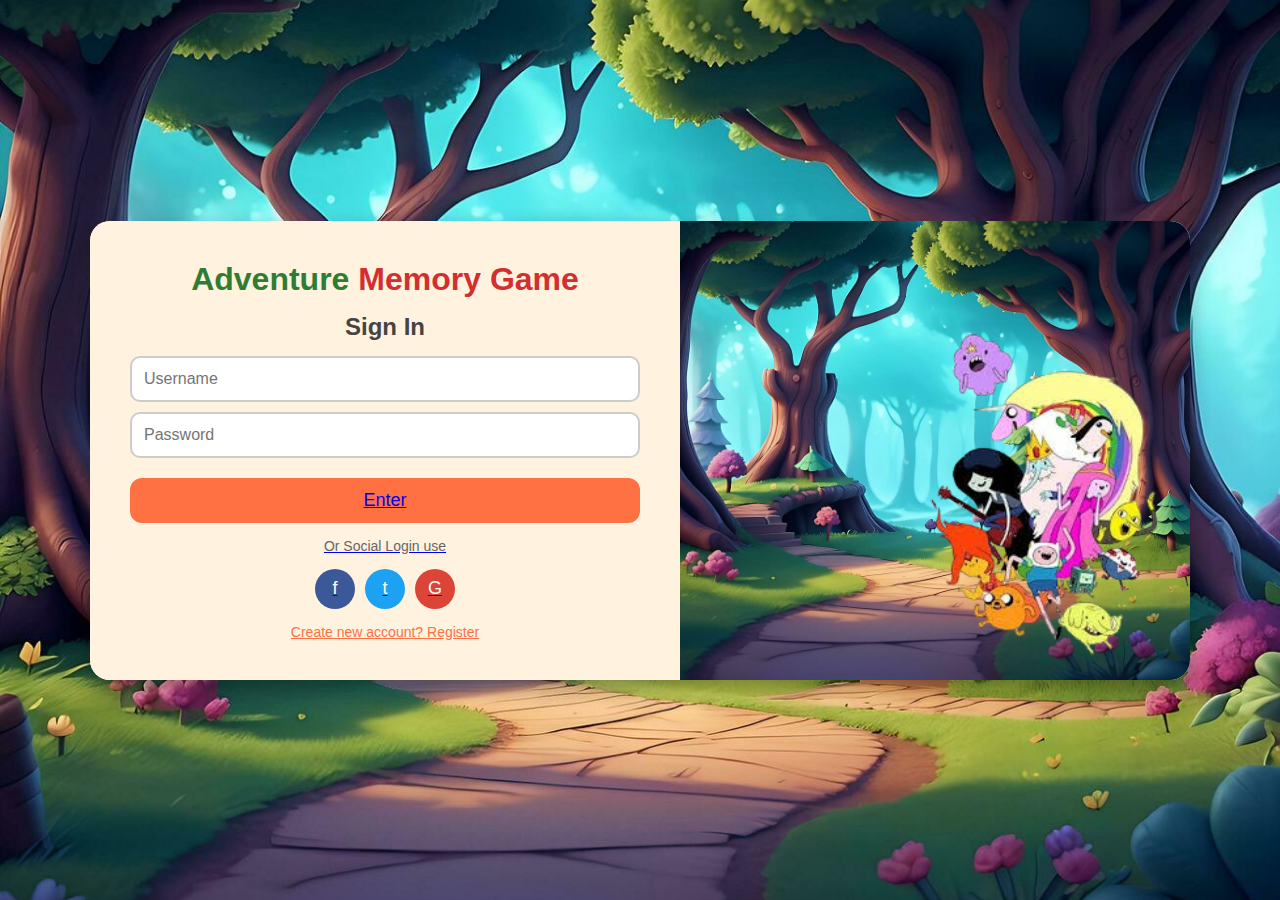
<file: index.html>
<!DOCTYPE html>
<html lang="mr">
<head>
  <meta charset="UTF-8">
  <meta name="viewport" content="width=device-width, initial-scale=1.0">
  <title>The Adventure Memory Game - Login</title>
</head>

<style>
    * {
  margin: 0;
  padding: 0;
  box-sizing: border-box;
  font-family: 'Comic Sans MS', sans-serif;
}

body {
  background: url('images/background.png') no-repeat center center/cover;
  display: flex;
  justify-content: center;
  align-items: center;
  height: 100vh;
}

.container {
  display: flex;
  width: 90%;
  max-width: 1100px;
  background: rgba(255, 255, 255, 0.85);
  border-radius: 20px;
  overflow: hidden;
  box-shadow: 0px 8px 20px rgba(0,0,0,0.3);
}

.login-card {
  flex: 1;
  padding: 40px;
  text-align: center;
  background: #fff3e0;
}

.game-title {
  font-size: 32px;
  color: #2e7d32;
  margin-bottom: 15px;
}
.game-title span {
  color: #d32f2f;
}

h2 {
  margin: 15px 0;
  color: #444;
}

form input {
  display: block;
  width: 100%;
  padding: 12px;
  margin: 10px 0;
  border-radius: 10px;
  border: 2px solid #ccc;
  outline: none;
  font-size: 16px;
}

form input:focus {
  border-color: #66bb6a;
}

.btn {
  width: 100%;
  padding: 12px;
  margin-top: 10px;
  background: #ff7043;
  color: white;
  border: none;
  border-radius: 12px;
  font-size: 18px;
  cursor: pointer;
  transition: 0.3s;
}
.btn:hover {
  background: #d84315;
}

.social-text {
  margin: 15px 0;
  font-size: 14px;
  color: #666;
}

.social-icons {
  display: flex;
  justify-content: center;
  gap: 10px;
}

.social-btn {
  width: 40px;
  height: 40px;
  border: none;
  border-radius: 50%;
  font-size: 18px;
  color: #fff;
  cursor: pointer;
  transition: 0.3s;
}
.fb { background: #3b5998; }
.tw { background: #1da1f2; }
.g { background: #db4437; }
.social-btn:hover { transform: scale(1.1); }

.register-text {
  margin-top: 15px;
  font-size: 14px;
}
.register-text a { color: #ff7043; }

.illustration {
  flex: 1;
  position: relative;
  background: #c8e6c9;
}
.illustration .bg-img {
  width: 100%;
  height: 100%;
  object-fit: cover;
}
.illustration .character-img {
  position: absolute;
  bottom: 10px;
  right: 20px;
  width: 250px;
}
/* Responsive */
@media (max-width: 768px) {
  .container {
    flex-direction: column;
  }
  .illustration {
    display: none;
  }
}
</style>
<body>
  <div class="container">
    <!-- डावीकडचा लॉगिन पॅनेल -->
    <div class="login-card">
      <h1 class="game-title"> Adventure <span>Memory Game</span></h1>
      <h2>Sign In</h2>

      <form id="loginForm">
        <input type="text" placeholder="Username" required>
        <input type="password" placeholder="Password" required>
        <button type="submit" class="btn enter-btn"><a href="./second.html">Enter</button>
      </form>

      <p class="social-text">Or Social Login use</p>
      <div class="social-icons">
        <button class="social-btn fb">f</button>
        <button class="social-btn tw">t</button>
        <button class="social-btn g">G</button>
      </div>

      <p class="register-text">Create new account? <a href="./second.html">Register</a></p>
    </div>

    <!-- उजवीकडचा भाग : कॅरेक्टर -->
    <div class="illustration">
      <img src="./images/background.png" alt="Game Background" class="bg-img">
      <img src="./images/characters.jpg" alt="Character" class="character-img">
    </div>
  </div>

  <script>
    document.getElementById('loginForm').addEventListener('submit', function(event) {
      event.preventDefault();
      alert('You are sucessfully login & start game !.');
    });
  </script>
</body>
</html>
</file>
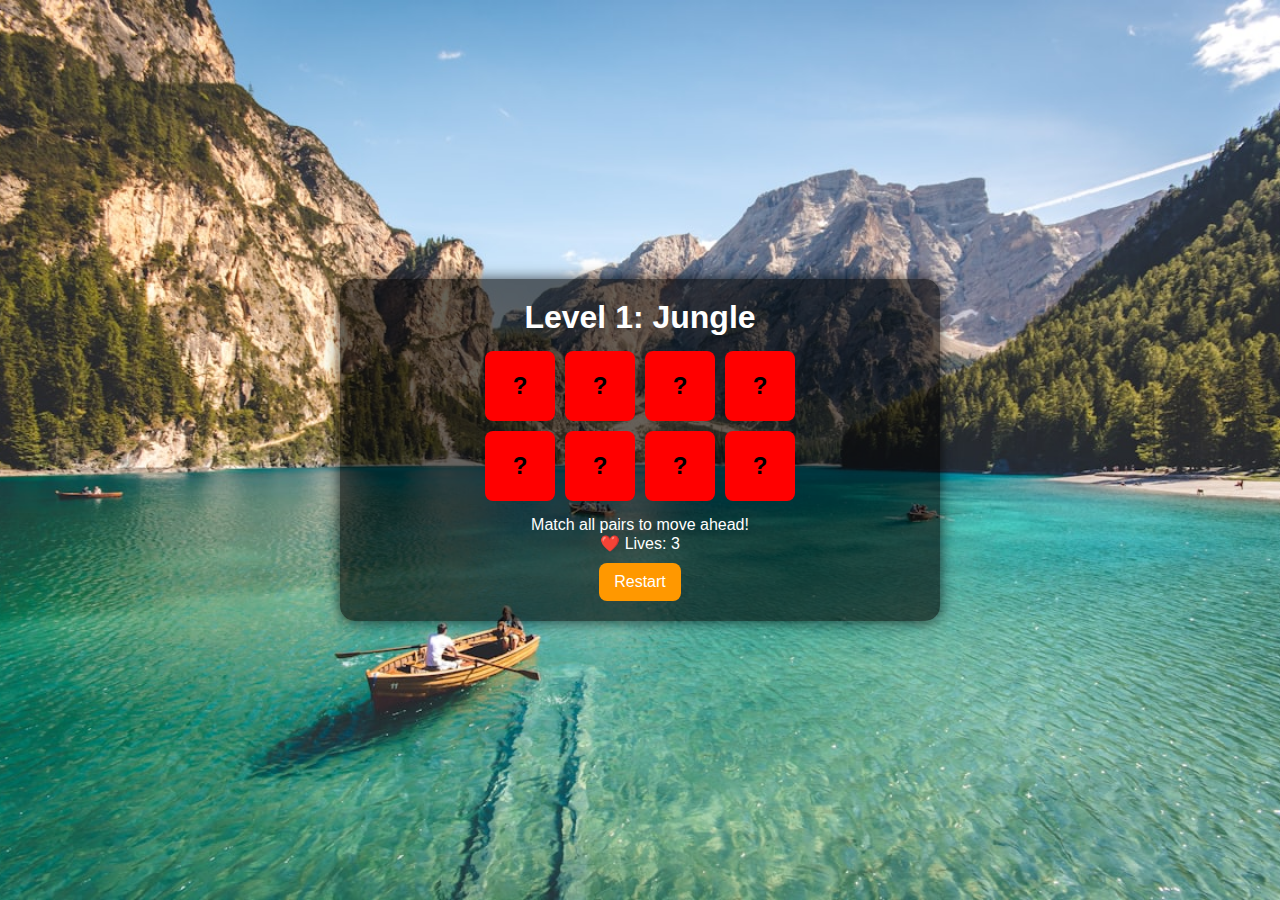
<file: Adenventurememory game/index.html>
<!DOCTYPE html>
<html lang="en">
<head>
  <meta charset="UTF-8">
  <meta name="viewport" content="width=device-width, initial-scale=1.0">
  <title>Adventure Memory Game</title>
  <link rel="stylesheet" href="style.css">
</head>
<body>
  <div id="game">
    <h1 id="level-title">🌴 Jungle Adventure</h1>
    <div id="board"></div>
    <p id="message">Match all pairs to move ahead!</p>
    <p id="lives">❤️ Lives: 3</p>
    <button id="restart">Restart</button>
  </div>
  <script src="script.js"></script>
</body>
</html>
</file>
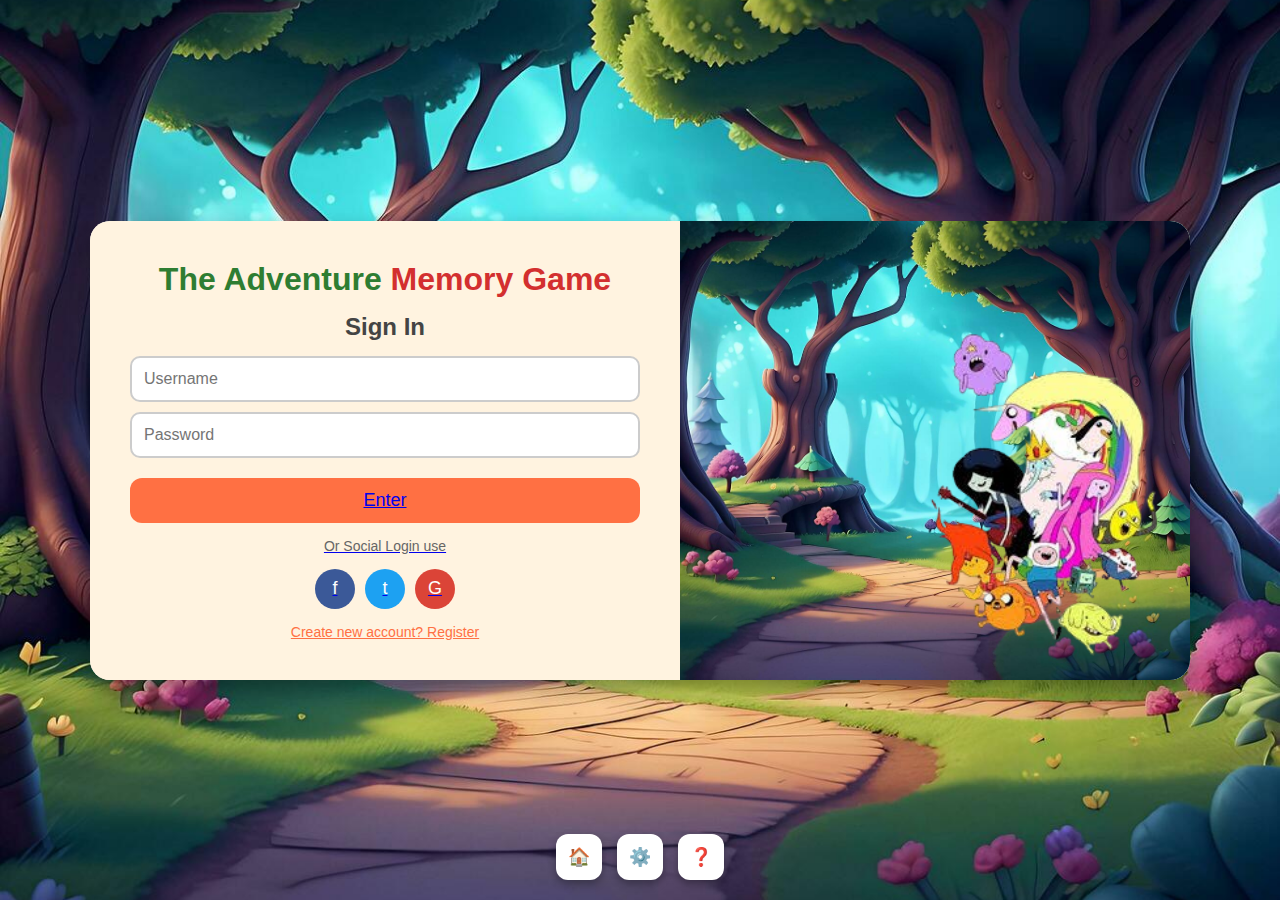
<file: Adenventurememory game/login.html>
<!DOCTYPE html>
<html lang="mr">
<head>
  <meta charset="UTF-8">
  <meta name="viewport" content="width=device-width, initial-scale=1.0">
  <title>The Adventure Memory Game - Login</title>
</head>

<style>
    * {
  margin: 0;
  padding: 0;
  box-sizing: border-box;
  font-family: 'Comic Sans MS', sans-serif;
}

body {
  background: url('images/background.png') no-repeat center center/cover;
  display: flex;
  justify-content: center;
  align-items: center;
  height: 100vh;
}

.container {
  display: flex;
  width: 90%;
  max-width: 1100px;
  background: rgba(255, 255, 255, 0.85);
  border-radius: 20px;
  overflow: hidden;
  box-shadow: 0px 8px 20px rgba(0,0,0,0.3);
}

.login-card {
  flex: 1;
  padding: 40px;
  text-align: center;
  background: #fff3e0;
}

.game-title {
  font-size: 32px;
  color: #2e7d32;
  margin-bottom: 15px;
}
.game-title span {
  color: #d32f2f;
}

h2 {
  margin: 15px 0;
  color: #444;
}

form input {
  display: block;
  width: 100%;
  padding: 12px;
  margin: 10px 0;
  border-radius: 10px;
  border: 2px solid #ccc;
  outline: none;
  font-size: 16px;
}

form input:focus {
  border-color: #66bb6a;
}

.btn {
  width: 100%;
  padding: 12px;
  margin-top: 10px;
  background: #ff7043;
  color: white;
  border: none;
  border-radius: 12px;
  font-size: 18px;
  cursor: pointer;
  transition: 0.3s;
}
.btn:hover {
  background: #d84315;
}

.social-text {
  margin: 15px 0;
  font-size: 14px;
  color: #666;
}

.social-icons {
  display: flex;
  justify-content: center;
  gap: 10px;
}

.social-btn {
  width: 40px;
  height: 40px;
  border: none;
  border-radius: 50%;
  font-size: 18px;
  color: #fff;
  cursor: pointer;
  transition: 0.3s;
}
.fb { background: #3b5998; }
.tw { background: #1da1f2; }
.g { background: #db4437; }
.social-btn:hover { transform: scale(1.1); }

.register-text {
  margin-top: 15px;
  font-size: 14px;
}
.register-text a { color: #ff7043; }

.illustration {
  flex: 1;
  position: relative;
  background: #c8e6c9;
}
.illustration .bg-img {
  width: 100%;
  height: 100%;
  object-fit: cover;
}
.illustration .character-img {
  position: absolute;
  bottom: 10px;
  right: 20px;
  width: 250px;
}

/* Footer */
footer {
  position: absolute;
  bottom: 20px;
  width: 100%;
  text-align: center;
}
.footer-icons {
  display: flex;
  justify-content: center;
  gap: 15px;
}
.footer-btn {
  background: #fff;
  border: none;
  padding: 12px;
  border-radius: 12px;
  font-size: 18px;
  cursor: pointer;
  box-shadow: 0 4px 8px rgba(0,0,0,0.3);
  transition: 0.3s;
}
.footer-btn:hover {
  transform: translateY(-4px);
}

/* Responsive */
@media (max-width: 768px) {
  .container {
    flex-direction: column;
  }
  .illustration {
    display: none;
  }
}
</style>
<body>
  <div class="container">
    <!-- डावीकडचा लॉगिन पॅनेल -->
    <div class="login-card">
      <h1 class="game-title">The Adventure <span>Memory Game</span></h1>
      <h2>Sign In</h2>

      <form id="loginForm">
        <input type="text" placeholder="Username" required>
        <input type="password" placeholder="Password" required>
        <button type="submit" class="btn enter-btn"><a href="/index.html">Enter</button>
      </form>

      <p class="social-text">Or Social Login use</p>
      <div class="social-icons">
        <button class="social-btn fb">f</button>
        <button class="social-btn tw">t</button>
        <button class="social-btn g">G</button>
      </div>

      <p class="register-text">Create new account? <a href="#">Register</a></p>
    </div>

    <!-- उजवीकडचा भाग : कॅरेक्टर -->
    <div class="illustration">
      <img src="./images/background.png" alt="Game Background" class="bg-img">
      <img src="./images/characters.jpg" alt="Character" class="character-img">
    </div>
  </div>

  <footer>
    <div class="footer-icons">
      <button class="footer-btn">🏠</button>
      <button class="footer-btn">⚙️</button>
      <button class="footer-btn">❓</button>
    </div>
  </footer>

  <script>
    document.getElementById('loginForm').addEventListener('submit', function(event) {
      event.preventDefault();
      alert('You are sucessfully login & start game !.');
    });
  </script>
</body>
</html>
</file>
<file: Adenventurememory game/style.css>
* {
  margin: 0;
  padding: 0;
  box-sizing: border-box;
  font-family: Arial, sans-serif;
}

body {
  height: 100vh;
  display: flex;
  justify-content: center;
  align-items: center;
  background: url("images/jungle.jpg") no-repeat center center/cover;
  transition: background 1s ease-in-out;
}

#game {
  background: rgba(0, 0, 0, 0.6);
  padding: 20px;
  border-radius: 15px;
  text-align: center;
  color: #fff;
  width: 90%;
  max-width: 600px;
  box-shadow: 0px 0px 15px rgba(0,0,0,0.7);
}

#level-title {
  margin-bottom: 15px;
}

#board {
  display: grid;
  grid-template-columns: repeat(4, 70px);
  grid-gap: 10px;
  justify-content: center;
  margin-bottom: 15px;
}

.card {
  width: 70px;
  height: 70px;
  background:red;
  color: #000;
  font-size: 24px;
  font-weight: bold;
  display: flex;
  justify-content: center;
  align-items: center;
  border-radius: 8px;
  cursor: pointer;
  transform: scale(1);
  transition: transform 0.2s;
}

.card.flipped {
  background: gold;
  transform: scale(1.1);
}

#restart {
  margin-top: 10px;
  padding: 10px 15px;
  border: none;
  border-radius: 8px;
  background: #ff9800;
  color: white;
  font-size: 16px;
  cursor: pointer;
}
</file>
